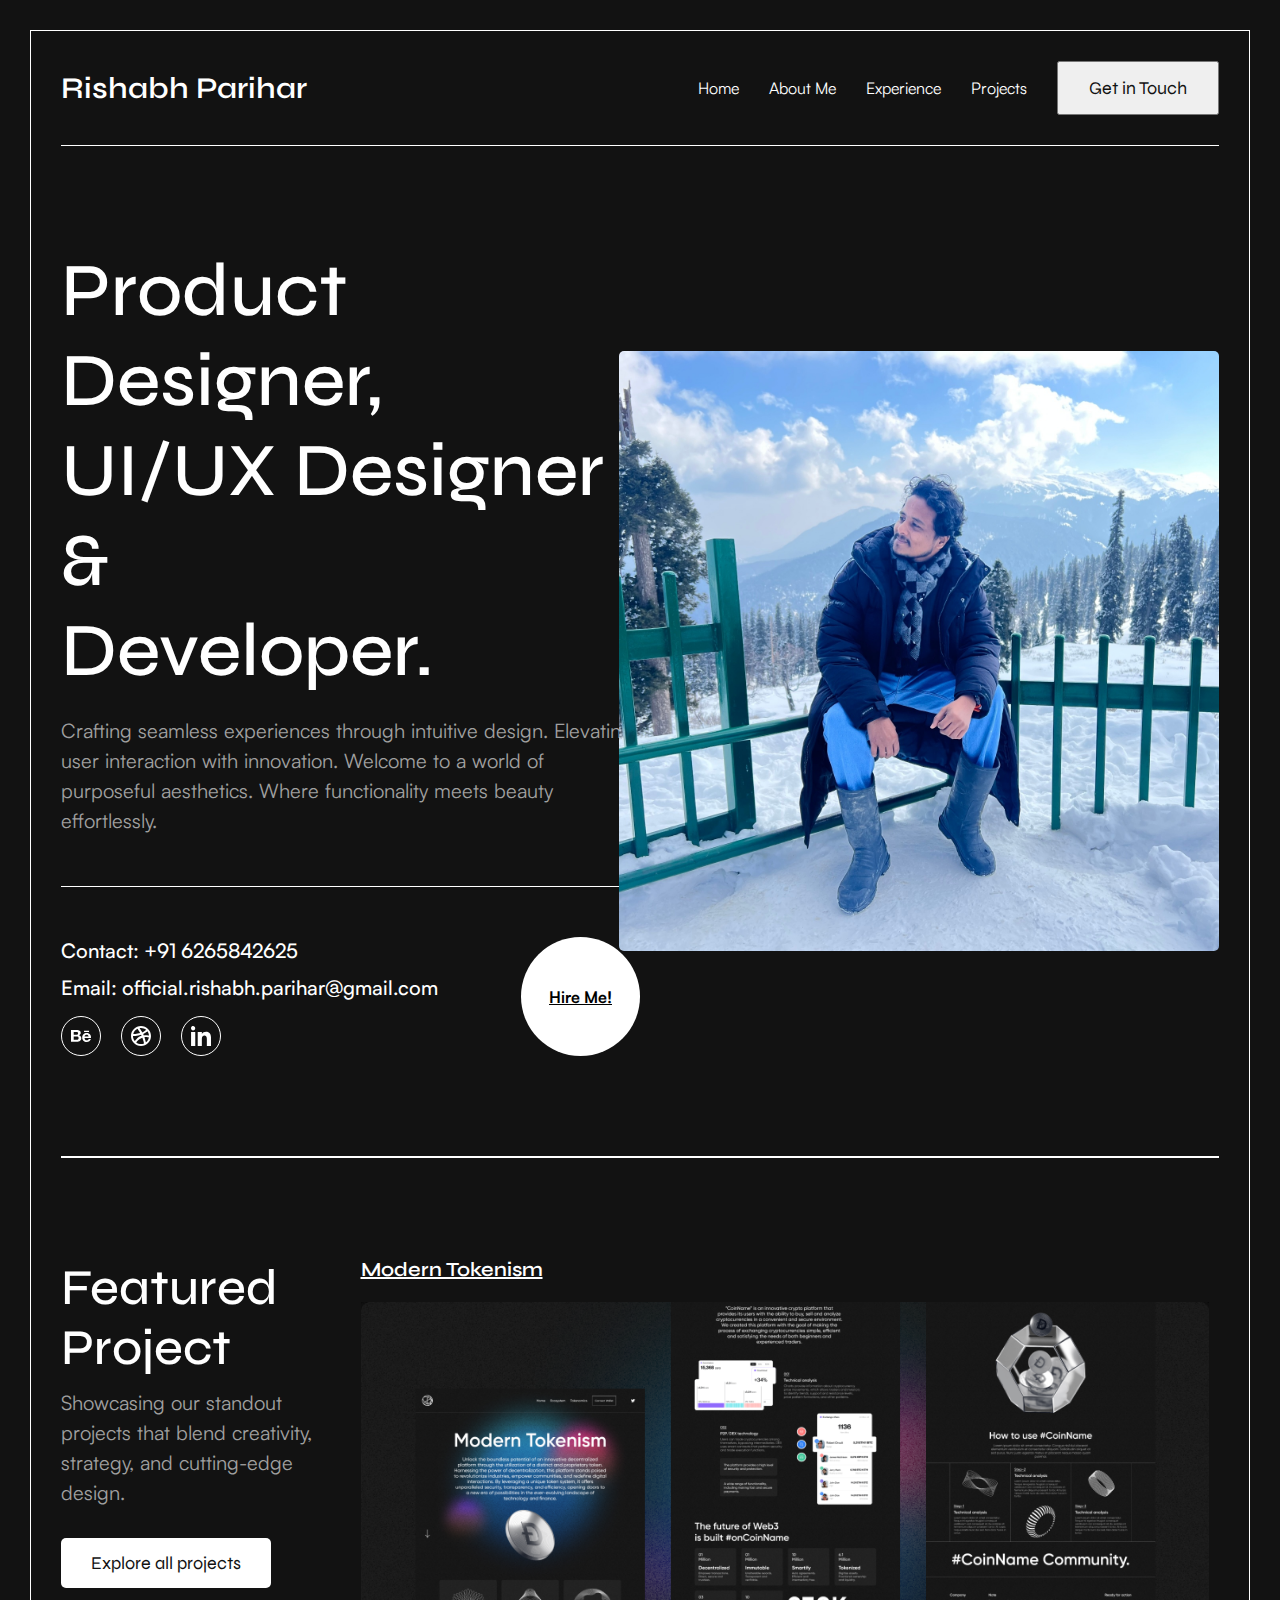
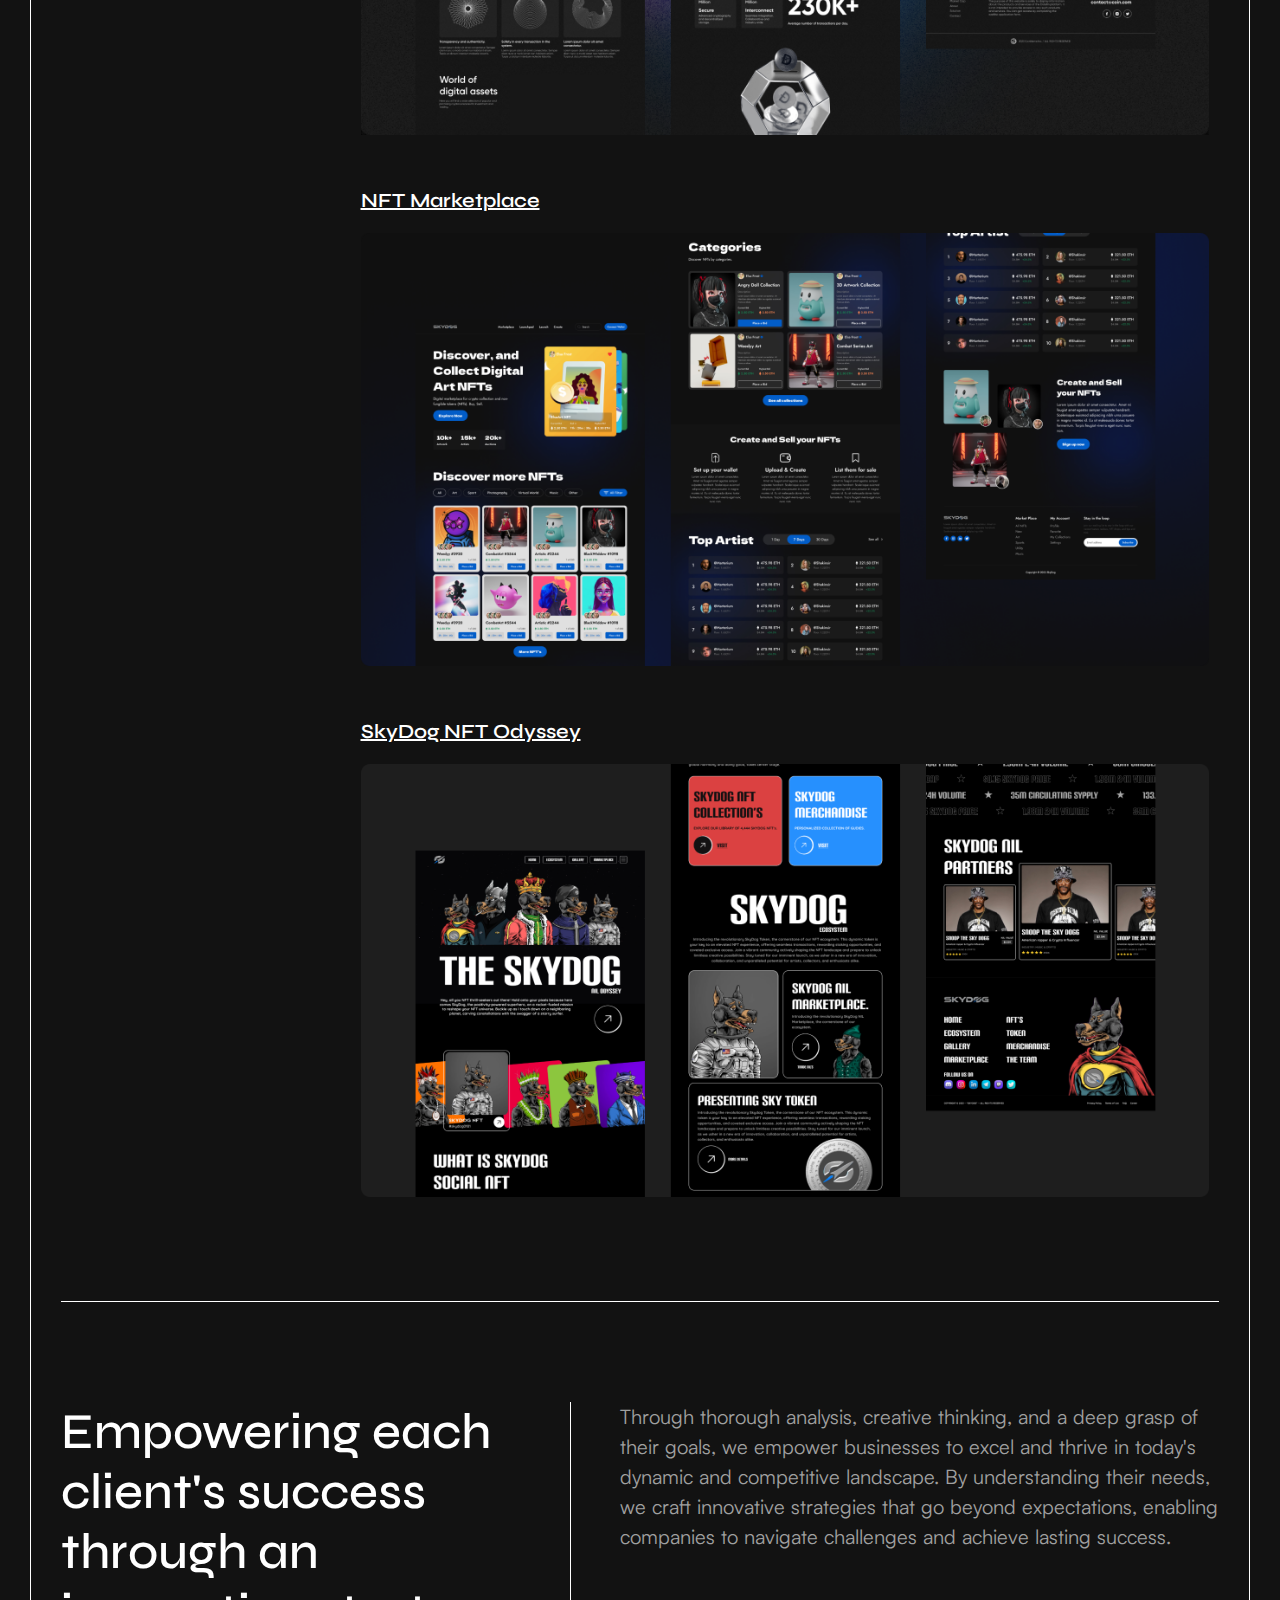
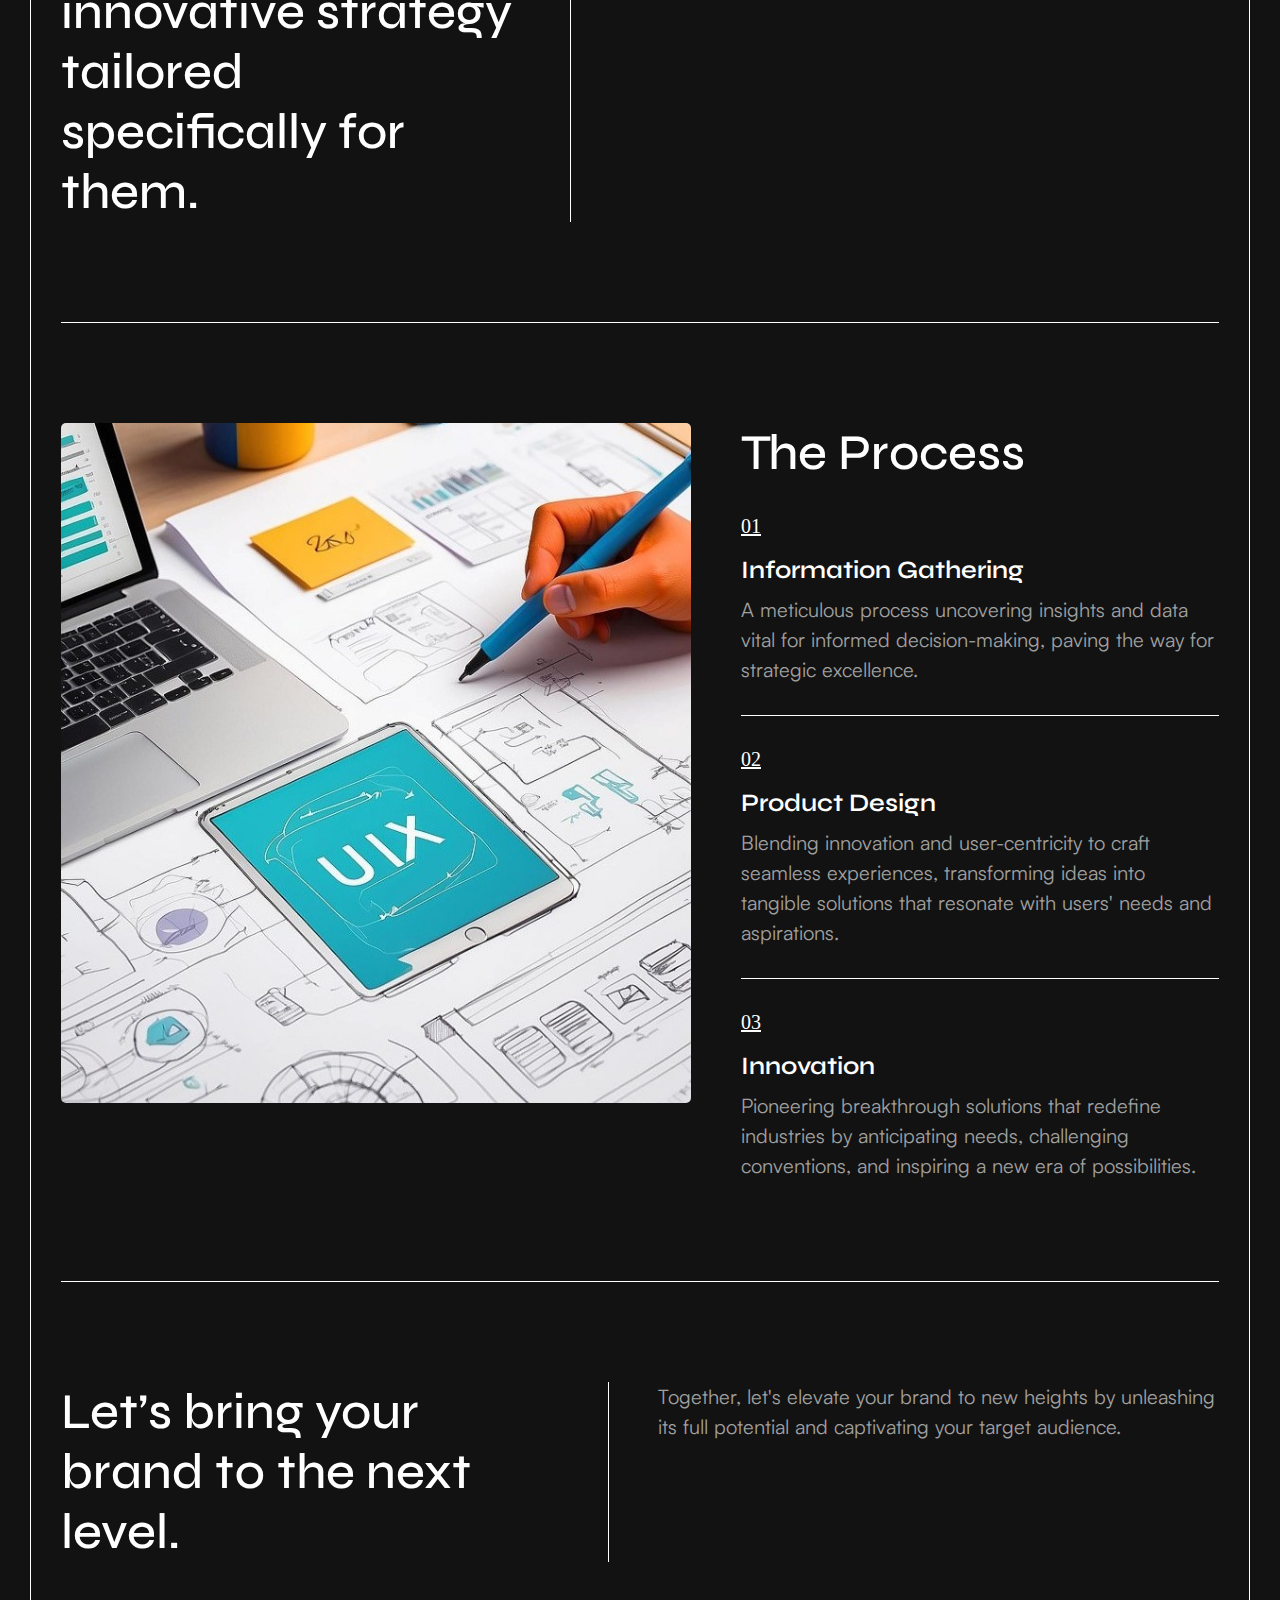
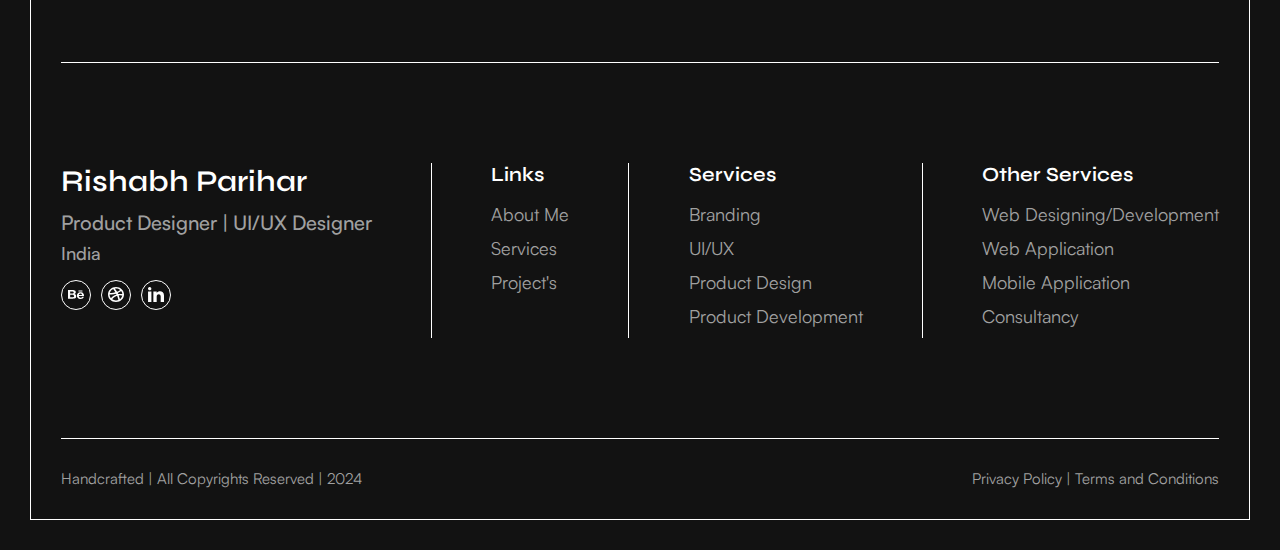
<file: index.html>
<!DOCTYPE html>
<html lang="en">

<head>
    <meta charset="UTF-8">
    <meta name="viewport" content="width=device-width, initial-scale=1.0">
    <title>Hi there, I'm Rishabh Parihar</title>

    <link rel="stylesheet" href="./style.css">
    <link rel="stylesheet" href="./responsive.css">

    <link rel="preconnect" href="https://fonts.googleapis.com">
    <link rel="preconnect" href="https://fonts.gstatic.com" crossorigin>
    <link href="https://fonts.googleapis.com/css2?family=Syne:wght@400;500;600;700;800&display=swap" rel="stylesheet">

</head>

<body>

    <div class="background">

        <div class="inside_border">

            <section class="navbar">

                <div class="nav">

                    <div class="left">
                        <h1>Rishabh Parihar</h1>
                    </div>

                    <div class="right">
                        <div class="links">
                            <a class="link" href="#home">Home</a>
                            <a class="link" href="#home">About Me</a>
                            <a class="link" href="#skills">Experience</a>
                            <a class="link" href="#portfolio">Projects</a>
                        </div>
                        <button class="nav_button"> <a href="tel:+916265842625">Get in Touch</a> </button>
                    </div>
                    
                </div>

            </section>

            <section class="home common_section" id="home">

                <div class="left">

                    <h1 class="primary_heading">Product Designer, <br> UI/UX Designer & <br> Developer.</h1>
                    <p class="paragraph">Crafting seamless experiences through intuitive design. Elevating user interaction with innovation. Welcome to a world of purposeful aesthetics. Where functionality meets beauty effortlessly.</p>

                    <div class="line"></div>

                    <div class="contact_details">

                        <div class="contact_details_left">
                            <p class="sm_heading sm_contact">Contact: <a href="tel:+916265842625"><span>+91 6265842625</span></a></p>
                            <p class="sm_heading sm_email">Email: <a href="mailto:official.rishabh.parihar@gmail.com"><span>official.rishabh.parihar@gmail.com</span></a></p>
                            <div class="social_links">
                                <a href="https://www.behance.net/rishabhparihar" target="_blank">
                                    <div class="circle"> <img src="./assets/icons/Behance.svg" alt="Behance"></div>
                                </a>
                                <a href="https://dribbble.com/rishabhparihar" target="_blank">
                                    <div class="circle"> <img src="./assets/icons/Dribbble.svg" alt="Dribbble"></div>
                                </a>
                                <!-- <a href="https://www.facebook.com/thisisanalyst" target="_blank">
                                    <div class="circle"> <img src="./assets/icons/Facebook.svg" alt="Facebook"></div>
                                </a>
                                <a href="https://www.instagram.com/thisisanalyst/" target="_blank">
                                    <div class="circle"> <img src="./assets/icons/Instagram.svg" alt="Instagram"></div>
                                </a> -->
                                <a href="https://www.linkedin.com/in/thisisanalyst/" target="_blank">
                                    <div class="circle"> <img src="./assets/icons/LinkedIn.svg" alt="LinkedIn"></div>
                                </a>
                                <!-- <a href="https://www.threads.net/@thisisanalyst" target="_blank">
                                    <div class="circle"> <img src="./assets/icons/Threads.svg" alt="Threads"></div>
                                </a>
                                <a href="https://twitter.com/thisisanalyst" target="_blank">
                                    <div class="circle"> <img src="./assets/icons/TwitterX.svg" alt="TwitterX"></div>
                                </a> -->
                            </div>
                        </div>

                        <div class="contact_details_right">
                            <a href="#">
                                <div class="hire_button">
                                    <p class="hire_me">Hire Me!</p>
                                </div>
                            </a>
                        </div>

                    </div>
                </div>

                <div class="right">
                    <img src="./assets/images/Profile_Photo.jpg" alt="Rishabh Parihar">
                </div>

            </section>

            <section class="devider common_devider">
                <div class="line"></div>
            </section>

            <!-- <section class="skills common_section" id="skills">
                <div class="left">
                    <h2 class="secondry_heading">What I Do</h2>
                </div>
                <div class="right">
                    <div class="first_row">

                        <div class="card">
                            <div class="icon">
                                <img src="./assets/icons/Branding.svg" alt="">
                            </div>
                            <div class="content">
                                <h3 class="third_heading">Branding</h3>
                                <p class="info_text">Lorem ipsum dolor sit amet consectetur. <br> Malesuada elit risus iaculis euismod massa <br> at est massa imperdiet.</p>
                            </div>
                        </div>

                        <div class="devider"></div>

                        <div class="card">
                            <div class="icon">
                                <img src="./assets/icons/UX.svg" alt="">
                            </div>
                            <div class="content">
                                <h3 class="third_heading">UI/UX Design</h3>
                                <p class="info_text">Lorem ipsum dolor sit amet consectetur. <br> Malesuada elit risus iaculis euismod massa <br> at est massa imperdiet.</p>
                            </div>
                        </div>

                    </div>

                    <div class="devider"></div>

                    <div class="first_row">

                        <div class="card">
                            <div class="icon">
                                <img src="./assets/icons/ProductDesign.svg" alt="">
                            </div>
                            <div class="content">
                                <h3 class="third_heading">Product Design</h3>
                                <p class="info_text">Lorem ipsum dolor sit amet consectetur. <br> Malesuada elit risus iaculis euismod massa <br> at est massa imperdiet.</p>
                            </div>
                        </div>

                        <div class="devider"></div>

                        <div class="card">
                            <div class="icon">
                                <img src="./assets/icons/WebDesign.svg" alt="">
                            </div>
                            <div class="content">
                                <h3 class="third_heading">Web Design</h3>
                                <p class="info_text">Lorem ipsum dolor sit amet consectetur. <br> Malesuada elit risus iaculis euismod massa <br> at est massa imperdiet.</p>
                            </div>
                        </div>

                    </div>
                </div>
            </section> -->
            
            <section class="devider common_devider">
                <div class="line"></div>
            </section>

            <section class="portfolio common_section" id="portfolio">
                <div class="left">
                    <h2 class="secondry_heading">Featured <br class="hide"> Project</h2>
                    <p class="paragraph">Showcasing our standout projects that blend creativity, strategy, and cutting-edge design.</p>
                    <button class="expl_btn"> <a href="https://www.behance.net/rishabhparihar" target="_blank">Explore all projects</a> </button>
                </div>
                <div class="right">

                    <div class="project">
                        <h3 class="project_head">Modern Tokenism</h3>
                        <img src="./assets/projects/Project01.png" alt="">
                    </div>
                    
                    <div class="project margins">
                        <h3 class="project_head">NFT Marketplace</h3>
                        <img src="./assets/projects/Project02.png" alt="">
                    </div>
                    
                    <div class="project">
                        <h3 class="project_head">SkyDog NFT Odyssey</h3>
                        <img src="./assets/projects/Project03.png" alt="">
                    </div>

                    <div class="expl_more">
                        <button class="expl_btn"> <a href="https://www.behance.net/rishabhparihar" target="_blank">Explore all projects</a> </button>
                    </div>

                </div>
            </section>

            <section class="devider common_devider">
                <div class="line"></div>
            </section>

            <section class="general_info common_section">
                <div class="content">
                    <h2 class="secondry_heading">Empowering each client's success through an innovative strategy tailored specifically for them.</h2>
                    <div class="devider"></div>
                    <p class="paragraph">Through thorough analysis, creative thinking, and a deep grasp of their goals, we empower businesses to excel and thrive in today's dynamic and competitive landscape. By understanding their needs, we craft innovative strategies that go beyond expectations, enabling companies to navigate challenges and achieve lasting success.</p>
                </div>
            </section>

            <section class="devider common_devider">
                <div class="line"></div>
            </section>

            <section class="process common_section">
                <div class="left">
                    <h2 class="secondry_heading mobile_view">The Process</h2>
                    <img class="process_img" src="./assets/images/Process.jpg" alt="">
                </div>
                <div class="right">
                    <h2 class="secondry_heading desk_view">The Process</h2>

                    <div class="point">
                        <h4 class="pointer">01</h4>
                        <h3 class="md_heading">Information Gathering</h3>
                        <p class="paragraph">A meticulous process uncovering insights and data vital for informed decision-making, paving the way for strategic excellence.</p>
                    </div>

                    <div class="devider"></div>

                    <div class="point">
                        <h4 class="pointer">02</h4>
                        <h3 class="md_heading">Product Design</h3>
                        <p class="paragraph">Blending innovation and user-centricity to craft seamless experiences, transforming ideas into tangible solutions that resonate with users' needs and aspirations.</p>
                    </div>

                    <div class="devider"></div>

                    <div class="point">
                        <h4 class="pointer">03</h4>
                        <h3 class="md_heading">Innovation</h3>
                        <p class="paragraph">Pioneering breakthrough solutions that redefine industries by anticipating needs, challenging conventions, and inspiring a new era of possibilities.</p>
                    </div>
                </div>
            </section>

            <section class="devider common_devider">
                <div class="line"></div>
            </section>

            <section class="general_info common_section">
                <div class="content">
                    <h2 class="secondry_heading">Let’s bring your brand t0 the next level.</h2>
                    <div class="devider"></div>
                    <p class="paragraph">Together, let's elevate your brand to new heights by unleashing its full potential and captivating your target audience.</p>
                </div>
            </section>

            <section class="devider common_devider">
                <div class="line"></div>
            </section>

            <section class="footer common_section">
                <div class="section">
                    <h2 class="md_heading">Rishabh Parihar</h1>
                    <h3 class="sm_heading">Product Designer | UI/UX Designer</h3>
                    <h4 class="smm_heading">India</h4>

                    <div class="social_links">
                        <a href="https://www.behance.net/rishabhparihar" target="_blank">
                            <div class="circle"> <img src="./assets/icons/Behance.svg" alt="Behance"></div>
                        </a>
                        <a href="https://dribbble.com/rishabhparihar" target="_blank">
                            <div class="circle"> <img src="./assets/icons/Dribbble.svg" alt="Dribbble"></div>
                        </a>
                        <!-- <a href="https://www.facebook.com/thisisanalyst" target="_blank">
                            <div class="circle"> <img src="./assets/icons/Facebook.svg" alt="Facebook"></div>
                        </a>
                        <a href="https://www.instagram.com/thisisanalyst/" target="_blank">
                            <div class="circle"> <img src="./assets/icons/Instagram.svg" alt="Instagram"></div>
                        </a> -->
                        <a href="https://www.linkedin.com/in/thisisanalyst/" target="_blank">
                            <div class="circle"> <img src="./assets/icons/LinkedIn.svg" alt="LinkedIn"></div>
                        </a>
                        <!-- <a href="https://www.threads.net/@thisisanalyst" target="_blank">
                            <div class="circle"> <img src="./assets/icons/Threads.svg" alt="Threads"></div>
                        </a>
                        <a href="https://twitter.com/thisisanalyst" target="_blank">
                            <div class="circle"> <img src="./assets/icons/TwitterX.svg" alt="TwitterX"></div>
                        </a> -->
                    </div>
                </div>
                <div class="devider"></div>
                <div class="section links">
                    <h4 class="footer_head">Links</h4>
                    <a href="#home"><p class="link">About Me</p></a>
                    <a href="#skills"><p class="link">Services</p></a>
                    <a href="#portfolio"><p class="link">Project's</p></a>
                </div>
                <div class="devider"></div>
                <div class="section links">
                    <h4 class="footer_head">Services</h4>
                    <p class="link">Branding</p>
                    <p class="link">UI/UX</p>
                    <p class="link">Product Design</p>
                    <p class="link">Product Development</p>
                </div>
                <div class="devider"></div>
                <div class="section links">
                    <h4 class="footer_head">Other Services</h4>
                    <p class="link">Web Designing/Development</p>
                    <p class="link">Web Application</p>
                    <p class="link">Mobile Application</p>
                    <p class="link">Consultancy</p>
                </div>
            </section>

            <section class="devider">
                <div class="line"></div>
            </section>

            <section class="other_links">
                <p class="link">Handcrafted | All Copyrights Reserved | 2024</p>
                <p class="link">Privacy Policy | Terms and Conditions</p>
            </section>

            <!-- <section class="about_me common_section">
                <p class="info_text">Hey 👋, sorry for the inconvenience. Currently I am re-designing my portfolio which will be live soon, Thank you for your visit 🙏</p>
            </section> -->
        </div>

    </div>

</body>

</html>
</file>
<file: style.css>
* {
    margin: 0;
    padding: 0;
    box-sizing: border-box;
    scroll-behavior: smooth;
}

html,
body {
    width: 100%;
    height: 100%;
}

/* Font */
@font-face {
    font-family: SatoshiRegular;
    src: url('./assets/fonts/Satoshi-Regular.otf') format('opentype');
}

@font-face {
    font-family: SatoshiMedium;
    src: url('./assets/fonts/Satoshi-Medium.otf') format('opentype');
}

@font-face {
    font-family: SatoshiBold;
    src: url('./assets/fonts/Satoshi-Bold.otf') format('opentype');
}
/* Font */

/* Common */
a {
    text-decoration: none !important;
}

section {
    margin: 0px 30px;
}

.common_section {
    margin: 100px 30px;
}

.devider .line {
    width: 100%;
    height: 1px;
    /* margin: 0px 30px !important; */
    background-color: white;
}

.primary_heading {
    color: #FFF;
    font-family: Syne;
    font-size: 75px;
    font-style: normal;
    font-weight: 500;
    line-height: normal;
}

.secondry_heading{
    font-family: 'Syne';
    font-style: normal;
    font-weight: 500;
    font-size: 50px;
    line-height: 60px;
    color: #FFFFFF;
}

.third_heading{
    font-family: 'Syne';
    font-style: normal;
    font-weight: 500;
    font-size: 30px;
    line-height: 36px;
    color: #FFFFFF;
}

.paragraph {
    color: #A0A0A0;
    font-family: SatoshiRegular;
    font-size: 20px;
    font-style: normal;
    /* font-weight: 400; */
    line-height: 30px;
    /* 150% */
    margin-top: 20px;
}
/* Common */

/* Navbar */
.background {
    width: 100%;
    height: auto;
    background-color: #121212;
    padding: 30px;
}

.inside_border {
    width: 100%;
    height: 100%;
    border: 1px solid white;
}

.nav {
    padding: 30px 0px;
    border-bottom: 1px solid white;

    display: flex;
    align-items: center;
    justify-content: space-between;
}

.nav .left h1 {
    color: #FFF;
    font-family: 'Syne', sans-serif;
    font-size: 30px;
    font-style: normal;
    font-weight: 600;
    line-height: normal;
}

.nav .right {
    display: flex;
    align-items: center;
    justify-content: space-between;
}

.nav .right .links {
    display: flex;
    align-items: center;
    justify-content: space-between;
}

.nav .right .links .link {
    margin-right: 30px;
    text-decoration: none;

    color: #FFF;
    font-family: SatoshiRegular;
    font-size: 16px;
    font-style: normal;
    font-weight: 400;
    line-height: normal;
}

.nav .right .nav_button {
    display: inline-flex;
    padding: 14px 30px;
    justify-content: center;
    align-items: center;
    gap: 10px;

    color: #121212 !important;
    font-family: Syne;
    font-size: 18px;
    font-style: normal;
    font-weight: 400;
    line-height: normal;
}

.nav .right .nav_button a {
    color: #121212 !important;
}
/* Navbar */

/* Home */
.home {
    display: flex;
    align-items: center;
    justify-content: space-between;
}

.home .left {
    width: 50%;
    height: auto;
    /* background-color: aquamarine; */
}

.home .line {
    width: 100%;
    height: 1px;
    background-color: white;
    margin: 50px 0px;
}

.home .left .contact_details {
    display: flex;
    align-items: center;
    justify-content: space-between;
}

.home .left .contact_details .contact_details_left .sm_heading {
    color: #FFF;
    font-family: SatoshiMedium;
    font-size: 20px;
    font-style: normal;
    font-weight: 400;
    line-height: normal;
}

.home .left .contact_details .contact_details_left .sm_heading a {
    color: #FFF;
    font-weight: 400;
    text-decoration: none !important;
}

.home .left .contact_details .contact_details_left .sm_email {
    margin-top: 10px;
    margin-bottom: 15px;
}

.home .left .contact_details .contact_details_left .social_links {
    display: flex;
    align-items: center;
}

.home .left .contact_details .contact_details_left .social_links .circle {
    width: 40px;
    height: 40px;
    border: 1px solid white;
    border-radius: 50%;
    margin-right: 20px;

    display: flex;
    align-items: center;
    justify-content: center;
}

.home .left .contact_details .contact_details_right {
    display: flex;
    align-items: center;
    justify-content: end;
}

.home .left .contact_details .contact_details_right .hire_button {
    width: 119px;
    height: 119px;
    border-radius: 50%;
    background-color: white;

    display: flex;
    align-items: center;
    justify-content: center;
}

.home .left .contact_details .contact_details_right .hire_button .hire_me {
    color: #000;
    font-family: SatoshiBold;
    font-size: 16px;
    font-style: normal;
    font-weight: 500;
    line-height: normal;
    text-decoration-line: underline;
}

.home .right {
    width: 50%;
    height: auto;
    /* background-color: bisque; */

    display: flex;
    align-items: center;
    justify-content: end;
}

.home .right img {
    width: 600px;
    height: 600px;
    border-radius: 5px;
}
/* Home */

/* Skills */
.skills{
    display: flex;
}

.skills .left{
    width: 25%;
    height: auto;
}

.skills .right{
    width: 75%;
    height: auto;
}

.skills .right>.devider{
    width: 100%;
    height: 1px;
    background-color: white;
    margin: 50px 0px; 
}

.skills .right .first_row{
    display: flex;
    justify-content: space-between;
}

.skills .right .first_row .devider{
    width: 1px;
    height: 120px;
    background-color: white;
}

.skills .right .first_row .card{
    width: 46%;
    height: 120px;

    display: flex;

    /* background-color: aqua; */
}

.skills .right .first_row .card .icon{
    width: 120px;
    height: 120px;
    background: rgba(255, 255, 255, 0.05);
    border-radius: 10px;

    display: flex;
    align-items: center;
    justify-content: center;

    margin-right: 20px;
}

.skills .right .first_row .card .content .info_text{
    font-family: 'SatoshiRegular';
    font-style: normal;
    font-weight: 400;
    font-size: 16px;
    line-height: 22px;
    color: #A0A0A0;
    text-wrap: wrap;

    margin-top: 5px;
}

/* Skills */

/* Portfolio */

.portfolio{
    display: flex;
}

.portfolio .left{
    width: 25%;
    height: auto;
}

.portfolio .left .paragraph{
    margin-top: 10px !important;
}

.portfolio .expl_btn{
    width: auto;
    height: auto;
    padding: 14px 30px;
    background: #FFFFFF;
    border-radius: 5px;
    border: none;
    margin-top: 30px;

    font-family: Syne;
    font-style: normal;
    font-weight: 400;
    font-size: 18px;
    line-height: 22px;
    color: #121212;
}

.portfolio .expl_btn a{
    text-decoration: none !important;
    color: #121212 !important;
}

.portfolio .right{
    width: 75%;
    height: auto;
}

.portfolio .right .project{
    padding: 0px 10px;
}

.portfolio .right .project .project_head{
    font-family: Syne;
    font-style: normal;
    font-weight: 600;
    font-size: 20px;
    line-height: 24px;
    text-decoration-line: underline;
    color: #FFFFFF;

    margin-bottom: 20px;
}

.portfolio .right .project img{
    width: 100%;
}

.portfolio .right .margins{
    margin: 50px 0px;
}

.portfolio .right .expl_more{
    width: 100%;
    height: auto;

    display: flex;
    align-items: center;
    justify-content: center;
}

.portfolio .right .expl_more .expl_btn{
    display: none;
}

/* Portfolio */

/* About Me */
.about_me .info_text {
    display: flex;
    align-items: center;
    justify-content: center;
    font-family: SatoshiBold;
    font-size: 25px;
    font-style: normal;
    font-weight: 500;
    line-height: normal;
    color: white;
    text-align: center;
}
/* About Me */

/* General Information */
.general_info .content{
    display: flex;
    justify-content: space-evenly;
    width: 100%;
    height: auto;
}

.general_info .devider{
    width: 1px;
    height: auto;
    background-color: white;
    margin: 0px 50px;
}

.general_info .content .paragraph{
    margin: 0px !important;
}
/* General Information */

/* Process */
.process{
    display: flex;
}

.process .mobile_view{
    display: none !important;
}

.process .desk_view{
    display: block !important;
}

.process .left{
    margin-right: 50px;
}

.process .left .process_img{
    width: 630px;
    height: auto;
    border-radius: 5px;
}

.process .right .point{
    margin-top: 30px;
}

.process .right .point .pointer{
    font-family: 'Satoshi';
    font-style: normal;
    font-weight: 400;
    font-size: 20px;
    line-height: 27px;
    text-decoration-line: underline;
    color: #FFFFFF;
}

.process .right .point .md_heading{
    font-family: 'Syne';
    font-style: normal;
    font-weight: 600;
    font-size: 25px;
    line-height: 30px;
    color: #FFFFFF;
    margin-top: 15px;
}

.process .right .point .paragraph{
    margin-top: 10px;
}

.process .right .devider{
    width: 100%;
    height: 1px;
    background-color: white;
    margin: 30px 0px;
}
/* Process */

/* Footer */
.footer{
    display: flex;
    justify-content: space-between;
}

.footer .devider{
    width: 1px;
    height: auto;
    background-color: white;
}

.footer .section .md_heading{
    font-family: 'Syne';
    font-style: normal;
    font-weight: 600;
    font-size: 30px;
    line-height: 36px;
    color: #FFFFFF;
}

.footer .section .sm_heading{
    font-family: SatoshiMedium;
    font-style: normal;
    font-weight: 400;
    font-size: 20px;
    line-height: 27px;
    color: #A0A0A0;
    margin-top: 10px;
    margin-bottom: 5px;
}

.footer .section .smm_heading{
    font-family: SatoshiMedium;
    font-style: normal;
    font-weight: 400;
    font-size: 18px;
    line-height: 24px;
    color: #A0A0A0;
}

.footer .section .social_links {
    display: flex;
    align-items: center;
    margin-top: 15px;
}

.footer .section .social_links .circle {
    width: 30px;
    height: 30px;
    border: 1px solid white;
    border-radius: 50%;
    margin-right: 10px;

    display: flex;
    align-items: center;
    justify-content: center;
}

.footer .section .social_links .circle img{
    width: 55%;
}

.footer .section .footer_head{
    font-family: 'Syne';
    font-style: normal;
    font-weight: 600;
    font-size: 20px;
    line-height: 24px;
    color: #FFFFFF;
    margin-bottom: 15px;
}

.footer .section .link{
    font-family: SatoshiRegular;
    font-style: normal;
    font-weight: 400;
    font-size: 18px;
    line-height: 24px;
    color: #A0A0A0;
    margin-bottom: 10px;
}

.other_links {
    display: flex;
    justify-content: space-between;
    margin: 30px;
}

.other_links .link{
    font-family: SatoshiRegular;
    font-style: normal;
    font-weight: 400;
    font-size: 15px;
    line-height: 20px;
    color: #A0A0A0;
}

/* Footer */
</file>
<file: responsive.css>
/* Extra small devices (phones, 600px and down) */
@media only screen and (max-width: 390px) {
    .nav .left h1 {
        font-size: 16px !important;
    }

    .primary_heading {
        font-size: 35px !important;
        text-align: center;
        margin-top: 30px !important;
    }

    .secondry_heading {
        font-size: 35px !important;
        text-align: center;
        margin-top: 0px !important;
    }

    .paragraph {
        font-size: 13px !important;
        line-height: 1.8 !important;
        margin-top: 10px;
        line-height: auto !important;
        text-align: center;
    }

    .home .left .contact_details .contact_details_left .sm_heading {
        font-size: 13px !important;
        text-align: center;
    }

    .about_me .info_text {
        font-size: 14px !important;
    }

    .skills .right .first_row .card .icon{
        width: 100% !important;
        min-height: 320px !important;
        margin-right: 0 !important;
        margin-top: 35px;
        margin-bottom: 10px !important;
    }

    .skills .right .first_row .card .icon img{
        width: 150px ;
        height: 150px ;
    }
}

/* Small devices (portrait tablets and large phones, 600px and up) */
@media only screen and (max-width: 600px) and (max-width: 767px) {
    .background {
        padding: 10px;
    }

    section {
        margin: 0px 20px;
    }

    .common_section {
        margin: 20px 20px;
    }

    .common_devider{
        margin: 0 !important;
    }

    .nav {
        padding: 20px 0px;
    }

    .nav .right .links {
        display: none !important;
    }

    .primary_heading {
        font-size: 40px;
        text-align: center;
        margin-top: 20px !important;
    }
    
    .secondry_heading {
        font-size: 40px;
        text-align: center;
        margin-top: 0px !important;
    }

    .paragraph {
        font-size: 15px;
        line-height: 1.8 !important;
        margin-top: 10px;
        line-height: normal;
        text-align: center;
    }

    .nav .left h1 {
        font-size: 20px;
    }

    .nav .right .nav_button {
        padding: 10px 10px;
        font-size: 12px;
        font-weight: 500;
    }

    .home {
        flex-direction: column-reverse;
    }

    .home .line {
        margin: 20px 0px;
    }

    .home .left {
        width: 100%;
    }

    .home .left .contact_details {
        flex-direction: column-reverse;
    }

    .home .left .contact_details .contact_details_left .sm_heading {
        font-size: 15px;
        text-align: center;
    }

    .home .left .contact_details .contact_details_left .social_links {
        justify-content: space-evenly;
        margin: 0 !important;
    }

    .home .left .contact_details .contact_details_left .social_links a {
        width: fit-content;
    }

    .home .left .contact_details .contact_details_left .social_links .circle {
        width: 30px !important;
        height: 30px !important;
        margin-right: 0px !important;
    }

    .home .left .contact_details .contact_details_left .social_links .circle img {
        width: 16px;
    }

    .home .left .contact_details .contact_details_right {
        margin-bottom: 20px !important;
    }

    .home .right {
        width: 100%;
    }

    .home .right img {
        width: 100%;
        height: auto;
        border-radius: 5px;
    }

    .about_me .info_text {
        text-align: center;
        font-size: 18px;
        line-height: 1.5;
    }

    .skills{
        display: flex;
        flex-direction: column;
    }

    .skills .left{
        width: 100%;
        height: auto;
    }
    
    .skills .right{
        width: 100%;
        height: auto;
    }

    .skills .right .first_row{
        display: flex;
        flex-direction: column;
        /* justify-content: space-between; */
    }

    .skills .right .first_row .card{
        width: 100%;
        height: auto;
    
        display: flex;
        flex-direction: column;
    }

    .skills .right .first_row .card .icon{
        width: 100% !important;
        min-height: 350px;
        margin-right: 0 !important;
        margin-top: 35px;
        margin-bottom: 15px;
    }

    .skills .right .first_row .card .icon img{
        width: 150px ;
        height: 150px ;
    }

    .skills .right .first_row .devider{
        display: none !important;
    }
    
    .skills .right > .devider{
        display: none !important;
    }

    .portfolio{
        flex-direction: column;
    }

    .portfolio .left{
        width: 100%;
        height: auto;
    }

    .portfolio .left .expl_btn{
       display: none;
    }

    .portfolio .right{
        width: 100%;
        height: auto;
        margin-top: 30px;
    }

    .portfolio .right .expl_more .expl_btn{
        display: block;
    }

    .hide{
        display: none;
    }

    .general_info .content{
        display: flex;
        flex-direction: column;
    }

    .general_info .devider{
        display: none !important;
    }

    .general_info .content .secondry_heading {
        font-size: 30px !important;
        line-height: normal !important;
    }

    .general_info .content .paragraph{
        margin-top: 10px !important;
        line-height: 22px !important;
    }

    .process{
        display: flex;
        flex-direction: column;
    }

    .process .mobile_view{
        display: block !important;
        margin-bottom: 30px;
    }

    .process .desk_view{
        display: none !important;
    }
    
    .process .left{
        margin-right: 0 !important;
    }

    .process .left .process_img{
        width: 100%;
        height: auto;
        border-radius: 5px;
    }
    
    .process .right .point{
        margin-top: 30px;
    }
    
    .process .right .point .paragraph{
        margin-top: 10px;
        text-align: start;
    }

    .footer{
        display: flex;
        flex-direction: column;
        /* justify-content: space-between; */
    }
    
    .footer .devider, .footer .links{
        display: none !important;
    }

    .footer .section{
        display: flex;
        flex-direction: column;
        align-items: center;
        text-align: center;
    }

    .other_links{
        flex-direction: column;
        align-items: center;
        margin: 20px;
    }

    .other_links .link{
        font-size: 12px !important;
    }
}

/* Medium devices (landscape tablets, 768px and up) */
@media only screen and (min-width: 768px) and (max-width: 820px) {
    .nav .right .links {
        display: none !important;
    }
}


/* Large devices (laptops/desktops, 992px and up) */
@media only screen and (min-width: 992px) {}

/* Extra large devices (large laptops and desktops, 1200px and up) */
@media only screen and (min-width: 1200px) {}
</file>
